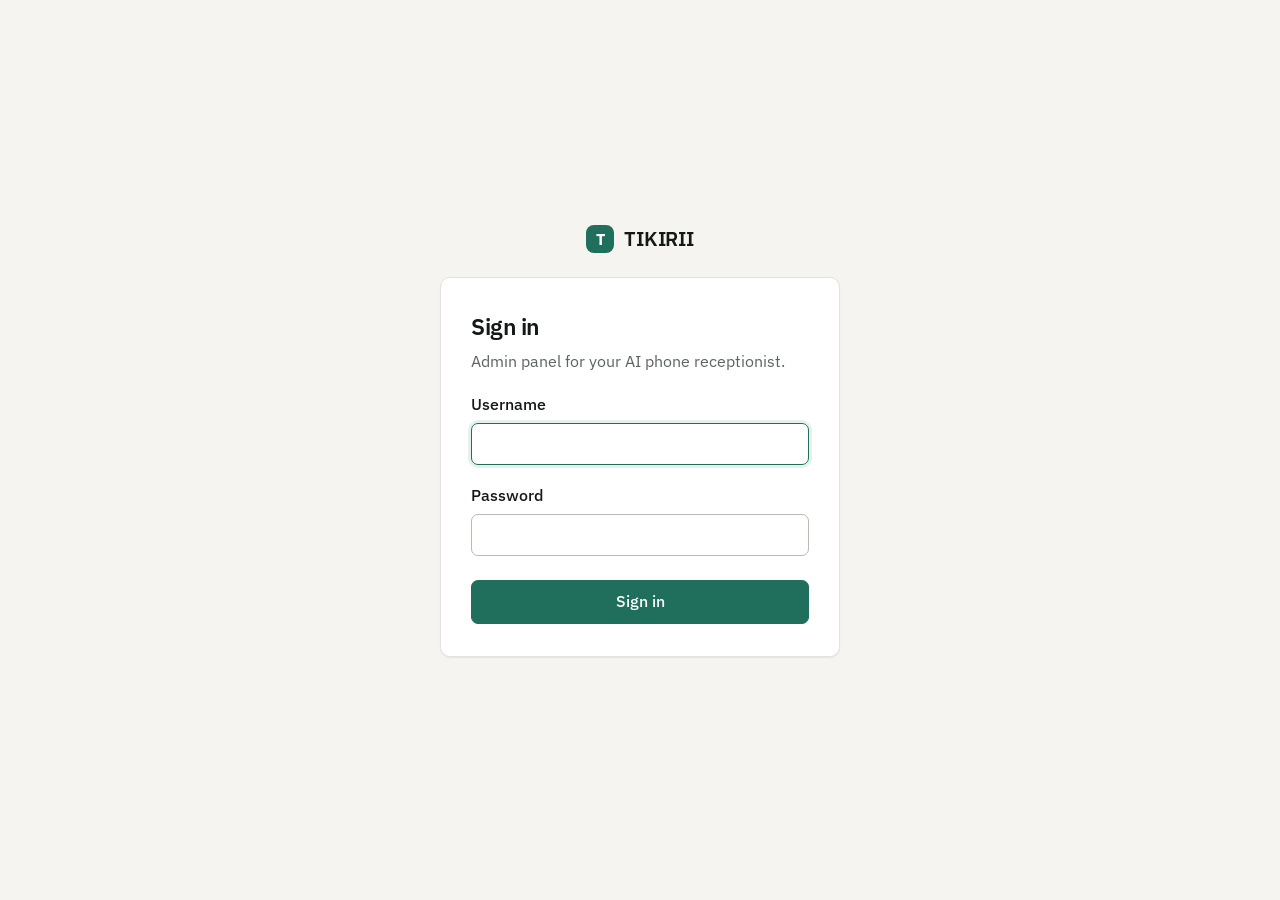
<file: frontend/login.html>
<!doctype html>
<html lang="en">
<head>
  <meta charset="utf-8" />
  <meta name="viewport" content="width=device-width, initial-scale=1" />
  <title>Sign in · TIKIRII</title>
  <link rel="preconnect" href="https://fonts.googleapis.com" />
  <link href="https://fonts.googleapis.com/css2?family=IBM+Plex+Sans:wght@400;500;600;700&display=swap" rel="stylesheet" />
  <link rel="stylesheet" href="css/style.css" />
  <style>
    body { align-items: center; justify-content: center; padding: 24px 16px; }
    .login { width: 100%; max-width: 400px; }
    .login .brand { padding: 0 0 22px; justify-content: center; font-size: 20px; }
    .login .card { padding: 30px 30px 32px; }
    .login h1 { font-size: 23px; margin-bottom: 4px; }
    .login button { width: 100%; height: 44px; margin-top: 24px; }
    .error { color: var(--danger); background: var(--danger-soft); border-radius: var(--radius-sm); padding: 10px 12px; font-size: 15px; margin-top: 18px; }
  </style>
</head>
<body>
  <div class="login">
    <div class="brand"><span class="brand-mark">T</span>TIKIRII</div>
    <div class="card">
      <h1>Sign in</h1>
      <p class="section-note">Admin panel for your AI phone receptionist.</p>
      <form id="login-form">
        <div class="field">
          <label for="username">Username</label>
          <input type="text" id="username" name="username" autocomplete="username" required autofocus />
        </div>
        <div class="field">
          <label for="password">Password</label>
          <input type="password" id="password" name="password" autocomplete="current-password" required />
        </div>
        <div class="error" id="error" hidden></div>
        <button type="submit" class="primary">Sign in</button>
      </form>
    </div>
  </div>
  <script>
    const form = document.getElementById("login-form");
    const errorEl = document.getElementById("error");
    // Only allow same-site paths as the post-login destination.
    const next = new URLSearchParams(location.search).get("next") || "/";
    const dest = next.startsWith("/") && !next.startsWith("//") && !next.startsWith("/login") ? next : "/";

    form.addEventListener("submit", async (e) => {
      e.preventDefault();
      errorEl.hidden = true;
      const button = form.querySelector("button");
      button.disabled = true;
      try {
        const res = await fetch("/api/auth/login", {
          method: "POST",
          headers: { "Content-Type": "application/json" },
          body: JSON.stringify({ username: form.username.value, password: form.password.value }),
        });
        if (res.ok) return location.replace(dest);
        const data = await res.json().catch(() => ({}));
        errorEl.textContent = data.detail || "Could not sign in";
        errorEl.hidden = false;
        form.password.value = "";
        form.password.focus();
      } catch {
        errorEl.textContent = "Could not reach the server";
        errorEl.hidden = false;
      } finally {
        button.disabled = false;
      }
    });
  </script>
</body>
</html>
</file>
<file: frontend/css/style.css>
/* TIKIRII agent admin — light, quiet, paper-like (base from serviceai). */
:root {
  color-scheme: light;
  --bg: #f5f4f0;
  --surface: #ffffff;
  --surface-2: #faf9f6;
  --text: #141816;
  --text-2: #353c38;
  --muted: #5c645f;
  --border: #e4e2dc;
  --border-strong: #bdb9b0;
  --accent: #1f6f5c;        /* deep teal-green */
  --accent-hover: #185a4a;
  --accent-soft: #e6f1ed;
  --danger: #b2382f;
  --danger-soft: #fbeceb;
  --ok: #2c7a4b;
  --ok-soft: #e8f3ec;
  --warn: #8a5a00;
  --warn-soft: #fbf1dc;
  --radius: 10px;
  --radius-sm: 7px;
  --shadow: 0 1px 2px rgba(31, 36, 33, 0.04), 0 1px 1px rgba(31, 36, 33, 0.03);
  --font: "IBM Plex Sans", "Noto Sans Sinhala", "Noto Sans Tamil", -apple-system, "Segoe UI", sans-serif;
}

* { box-sizing: border-box; }
[hidden] { display: none !important; }
html, body { margin: 0; }
body {
  font-family: var(--font);
  background: var(--bg);
  color: var(--text);
  font-size: 16.5px;
  line-height: 1.6;
  display: flex;
  min-height: 100vh;
  -webkit-font-smoothing: antialiased;
}
a { color: var(--accent); }
code { font-size: 14.5px; background: var(--surface-2); border: 1px solid var(--border); padding: 1px 5px; border-radius: 4px; }

/* ---------- Sidebar ---------- */
.sidebar {
  width: 232px;
  flex-shrink: 0;
  background: var(--surface);
  border-right: 1px solid var(--border);
  padding: 24px 14px;
  position: sticky;
  top: 0;
  height: 100vh;
}
.brand {
  display: flex;
  align-items: center;
  gap: 10px;
  font-weight: 600;
  font-size: 18.5px;
  padding: 0 10px 26px;
  letter-spacing: -0.01em;
}
.brand-mark {
  width: 28px; height: 28px;
  border-radius: 8px;
  background: var(--accent);
  color: #fff;
  display: grid; place-items: center;
  font-size: 15.5px; font-weight: 700;
}
.nav-label { font-size: 13px; color: var(--muted); text-transform: uppercase; letter-spacing: 0.08em; padding: 14px 10px 6px; }
.sidebar a {
  display: block;
  color: var(--text-2);
  text-decoration: none;
  padding: 8px 10px;
  border-radius: var(--radius-sm);
  margin-bottom: 1px;
  font-size: 16px;
}
.sidebar a:hover { background: var(--surface-2); color: var(--text); }
.sidebar { display: flex; flex-direction: column; }
.sidebar a.signout { margin-top: auto; color: var(--muted); border-top: 1px solid var(--border); border-radius: 0; padding-top: 14px; }
.sidebar a.active { background: var(--accent-soft); color: var(--accent); font-weight: 600; }

/* ---------- Page ---------- */
main { flex: 1; padding: 36px 48px 80px; min-width: 0; width: 100%; }
h1 { font-size: 28px; font-weight: 600; margin: 0 0 6px; letter-spacing: -0.02em; }
h2 { font-size: 17.5px; font-weight: 600; margin: 0 0 4px; }
.section-note { color: var(--muted); font-size: 15.5px; margin: 0 0 18px; }
.subtitle { color: var(--text-2); margin: 0 0 28px; max-width: 640px; }
.page-head { display: flex; justify-content: space-between; align-items: flex-start; gap: 16px; flex-wrap: wrap; }
.back { display: inline-block; margin-bottom: 14px; text-decoration: none; font-size: 15.5px; }

/* ---------- Cards ---------- */
.card {
  background: var(--surface);
  border: 1px solid var(--border);
  border-radius: var(--radius);
  padding: 24px 26px;
  margin-bottom: 20px;
  box-shadow: var(--shadow);
}
.card > h2 + .field, .card > h2 + form, .card > h2 + .grid { margin-top: 16px; }
.grid { display: grid; gap: 18px 20px; }
.grid-2 { grid-template-columns: repeat(2, minmax(0, 1fr)); }
.grid-3 { grid-template-columns: repeat(3, minmax(0, 1fr)); }
.grid-4 { grid-template-columns: repeat(4, minmax(0, 1fr)); }
.grid-5 { grid-template-columns: repeat(5, minmax(0, 1fr)); }
.grid > .card { margin-bottom: 0; }
.grid + .card, .card + .grid, .grid + .grid { margin-top: 20px; }

.stat { padding: 20px 22px; }
.stat .label { color: var(--muted); font-size: 14.5px; }
.stat .value { font-size: 32px; font-weight: 600; margin-top: 6px; letter-spacing: -0.02em; }

/* ---------- Forms ---------- */
label { display: block; font-weight: 500; margin-bottom: 6px; font-size: 15.5px; color: var(--text); }
.hint { color: var(--muted); font-size: 14.5px; font-weight: 400; }
.field { margin-bottom: 0; }
form > * + *, .card > .field + .field { margin-top: 18px; }
form > .actions, form > button { margin-top: 24px; }
.grid > .field + .field { margin-top: 0; }

input[type="text"], input[type="password"], input[type="tel"], input[type="number"], input[type="time"], input[type="url"],
input[type="datetime-local"], input[type="date"], input[type="email"], select, textarea {
  width: 100%;
  height: 42px;
  padding: 0 12px;
  border: 1px solid var(--border-strong);
  border-radius: var(--radius-sm);
  background: var(--surface);
  color: var(--text);
  font: inherit;
  font-size: 16.5px;
  transition: border-color 0.15s, box-shadow 0.15s;
}
textarea { height: auto; min-height: 84px; padding: 10px 12px; resize: vertical; line-height: 1.5; }
select {
  -webkit-appearance: none;
  appearance: none;
  padding-right: 36px;
  background-image: url("data:image/svg+xml,%3Csvg xmlns='http://www.w3.org/2000/svg' width='12' height='8' viewBox='0 0 12 8'%3E%3Cpath d='M1 1.5l5 5 5-5' fill='none' stroke='%237b837e' stroke-width='1.6' stroke-linecap='round' stroke-linejoin='round'/%3E%3C/svg%3E");
  background-repeat: no-repeat;
  background-position: right 13px center;
  cursor: pointer;
}
input::placeholder, textarea::placeholder { color: #8d938f; }
input:focus, select:focus, textarea:focus {
  outline: none;
  border-color: var(--accent);
  box-shadow: 0 0 0 3px var(--accent-soft);
}
input[type="file"] { font: inherit; font-size: 15.5px; color: var(--text-2); }
input[type="file"]::file-selector-button {
  font: inherit; font-weight: 500; height: 38px; padding: 0 14px; margin-right: 12px;
  border: 1px dashed var(--border-strong); border-radius: var(--radius-sm);
  background: var(--surface-2); color: var(--text); cursor: pointer;
}
input[type="file"]::file-selector-button:hover { border-color: var(--accent); color: var(--accent); }
input[type="checkbox"] { width: 16px; height: 16px; accent-color: var(--accent); margin: 0; }

.checks { display: flex; gap: 10px; flex-wrap: wrap; }
.checks label {
  font-weight: 400;
  display: flex; gap: 8px; align-items: center;
  margin: 0;
  padding: 8px 14px;
  border: 1px solid var(--border-strong);
  border-radius: 999px;
  cursor: pointer;
  background: var(--surface);
}
.checks label:has(input:checked) { border-color: var(--accent); background: var(--accent-soft); color: var(--accent); }

/* ---------- Buttons ---------- */
button, .btn {
  display: inline-flex;
  align-items: center;
  justify-content: center;
  gap: 6px;
  height: 38px;
  padding: 0 16px;
  border-radius: var(--radius-sm);
  border: 1px solid var(--border-strong);
  background: var(--surface);
  color: var(--text);
  font: inherit;
  font-size: 15.5px;
  font-weight: 500;
  cursor: pointer;
  text-decoration: none;
  white-space: nowrap;
  transition: background 0.15s, border-color 0.15s;
}
button:hover, .btn:hover { background: var(--surface-2); border-color: var(--muted); }
button.primary { background: var(--accent); border-color: var(--accent); color: #fff; }
button.primary:hover { background: var(--accent-hover); border-color: var(--accent-hover); }
button.danger { color: var(--danger); }
button.danger:hover { background: var(--danger-soft); border-color: var(--danger); }
button.big { height: 46px; padding: 0 24px; font-size: 16.5px; }
button.small, .btn.small { height: 32px; padding: 0 11px; font-size: 14.5px; }
button:disabled { opacity: 0.45; cursor: not-allowed; }
.actions { display: flex; gap: 8px; flex-wrap: wrap; align-items: center; }

/* Sticky save bar for long forms */
.savebar {
  position: sticky;
  bottom: 16px;
  display: flex; justify-content: flex-end; gap: 10px; align-items: center;
  background: var(--surface);
  border: 1px solid var(--border);
  border-radius: var(--radius);
  padding: 12px 16px;
  box-shadow: 0 6px 24px rgba(31, 36, 33, 0.08);
}
.savebar .hint { margin-right: auto; }

/* ---------- Tabs ---------- */
.tabs { display: inline-flex; gap: 2px; background: var(--surface-2); border: 1px solid var(--border); border-radius: var(--radius-sm); padding: 3px; margin-bottom: 14px; }
.tabs button { height: 32px; border: none; background: none; color: var(--text-2); padding: 0 14px; border-radius: 5px; }
.tabs button:hover { background: none; color: var(--text); }
.tabs button.active { background: var(--surface); color: var(--text); box-shadow: var(--shadow), 0 0 0 1px var(--border); font-weight: 600; }

/* ---------- Tables ---------- */
.table-wrap { overflow-x: auto; margin: 0 -26px; padding: 0 26px; }
table { width: 100%; border-collapse: collapse; font-size: 15.5px; }
th, td { text-align: left; padding: 12px 12px; border-bottom: 1px solid var(--border); vertical-align: top; }
th:first-child, td:first-child { padding-left: 0; }
th:last-child, td:last-child { padding-right: 0; }
th { font-size: 14px; color: var(--muted); font-weight: 500; }
tbody tr:last-child td { border-bottom: none; }
tr.error td { background: var(--danger-soft); }
td .hint { font-size: 14px; }
.empty { color: var(--muted); text-align: center; padding: 32px 12px !important; }

/* ---------- Badges ---------- */
.badge { display: inline-block; padding: 2px 9px; border-radius: 999px; font-size: 14px; font-weight: 500; background: var(--surface-2); color: var(--text-2); border: 1px solid var(--border); white-space: nowrap; }
.badge.completed, .badge.positive { background: var(--ok-soft); color: var(--ok); border-color: transparent; }
.badge.failed, .badge.opted_out, .badge.negative { background: var(--danger-soft); color: var(--danger); border-color: transparent; }
.badge.no_answer, .badge.callback, .badge.neutral { background: var(--warn-soft); color: var(--warn); border-color: transparent; }
.badge.scheduled, .badge.dialing, .badge.in_progress { background: var(--accent-soft); color: var(--accent); border-color: transparent; }

/* ---------- Dashboard bars ---------- */
.bar-row { display: grid; grid-template-columns: 84px 1fr 32px; gap: 12px; align-items: center; margin-bottom: 10px; font-size: 15.5px; }
.bar-row span:last-child { text-align: right; color: var(--muted); }
.bar { height: 8px; background: var(--surface-2); border: 1px solid var(--border); border-radius: 4px; overflow: hidden; }
.bar > div { height: 100%; background: var(--accent); }

/* ---------- Questions ---------- */
.q-item { display: grid; grid-template-columns: 30px 1fr auto; gap: 14px; align-items: start; padding: 16px 0; border-bottom: 1px solid var(--border); }
.q-item:first-child { padding-top: 4px; }
.q-item:last-child { border-bottom: none; padding-bottom: 0; }
.q-num { width: 26px; height: 26px; border-radius: 50%; background: var(--surface-2); border: 1px solid var(--border); display: grid; place-items: center; font-size: 14.5px; color: var(--text-2); }
.q-text strong { font-weight: 500; }
.q-text small { display: block; color: var(--text-2); margin-top: 3px; font-size: 15.5px; }

/* ---------- Transcript ---------- */
.transcript { display: flex; flex-direction: column; gap: 12px; max-height: 520px; overflow-y: auto; }
.msg { max-width: 82%; padding: 10px 14px; border-radius: 14px; font-size: 16.5px; }
.msg .who { font-size: 13.5px; color: var(--muted); margin-bottom: 2px; }
.msg .asr { font-size: 13.5px; color: var(--muted); margin-top: 4px; }
.transcript.full { max-height: none; }
.msg.agent { background: var(--accent-soft); align-self: flex-start; border-bottom-left-radius: 4px; }
.msg.customer { background: var(--surface-2); border: 1px solid var(--border); align-self: flex-end; border-bottom-right-radius: 4px; }
.msg.system { align-self: center; background: none; color: var(--muted); font-size: 14.5px; padding: 0; }

/* ---------- Test call ---------- */
.call-status { display: flex; align-items: center; gap: 10px; font-weight: 500; }
.dot { width: 10px; height: 10px; border-radius: 50%; background: var(--border-strong); }
.dot.live { background: var(--ok); box-shadow: 0 0 0 4px var(--ok-soft); animation: pulse 1.6s infinite; }
@keyframes pulse { 50% { opacity: 0.45; } }

pre.prompt { white-space: pre-wrap; background: var(--surface-2); padding: 16px; border-radius: var(--radius-sm); border: 1px solid var(--border); max-height: 440px; overflow: auto; font-size: 14.5px; line-height: 1.6; margin: 14px 0 0; }

.toast { position: fixed; bottom: 24px; left: 50%; transform: translate(-50%, 8px); background: var(--text); color: #fff; padding: 11px 18px; border-radius: var(--radius-sm); opacity: 0; transition: opacity 0.2s, transform 0.2s; pointer-events: none; z-index: 10; font-size: 15.5px; }
.toast.show { opacity: 1; transform: translate(-50%, 0); }
.toast.err { background: var(--danger); }

@media (max-width: 860px) {
  body { flex-direction: column; }
  .sidebar { width: 100%; height: auto; position: static; display: flex; flex-direction: row; flex-wrap: wrap; gap: 4px; padding: 14px 16px; border-right: none; border-bottom: 1px solid var(--border); }
  .brand { width: 100%; padding-bottom: 10px; }
  .nav-label { display: none; }
  main { padding: 24px 16px 60px; }
  .grid-2, .grid-3, .grid-4, .grid-5 { grid-template-columns: 1fr; }
  .card { padding: 20px 18px; }
  .table-wrap { margin: 0 -18px; padding: 0 18px; }
  .msg { max-width: 92%; }
}

/* ---------- additions ---------- */
.card > .grid + .field, .card > .field + .grid, .card > .grid + .grid { margin-top: 18px; }
.field > .grid { margin-top: 4px; }
.nav-count { display: inline-block; min-width: 20px; padding: 0 6px; margin-left: 6px; border-radius: 999px; background: var(--danger); color: #fff; font-size: 12.5px; font-weight: 600; line-height: 20px; text-align: center; }
.badge.new { background: var(--danger-soft); color: var(--danger); border-color: transparent; }
.badge.handled { background: var(--ok-soft); color: var(--ok); border-color: transparent; }
.badge.pending { background: var(--warn-soft); color: var(--warn); border-color: transparent; }
.badge.confirmed { background: var(--ok-soft); color: var(--ok); border-color: transparent; }
.badge.cancelled { background: var(--surface-2); color: var(--muted); }
.badge.interrupted { background: var(--warn-soft); color: var(--warn); border-color: transparent; }
.badge.inactive { background: var(--surface-2); color: var(--muted); }

.status-pill { display: inline-flex; align-items: center; gap: 8px; padding: 4px 12px; border-radius: 999px; font-weight: 600; font-size: 15px; }
.status-pill::before { content: ""; width: 9px; height: 9px; border-radius: 50%; background: currentColor; }
.status-pill.open { background: var(--ok-soft); color: var(--ok); }
.status-pill.closed { background: var(--danger-soft); color: var(--danger); }
.status-line { display: flex; flex-wrap: wrap; gap: 12px; align-items: center; }

/* Weekly hours editor */
.day-row { display: grid; grid-template-columns: 120px 100px 1fr; gap: 14px; align-items: start; padding: 14px 0; border-bottom: 1px solid var(--border); }
.day-row:last-child { border-bottom: none; }
.day-row .day-name { font-weight: 600; padding-top: 8px; }
.day-row .toggle { padding-top: 9px; display: flex; gap: 8px; align-items: center; font-weight: 400; margin: 0; }
.intervals { display: flex; flex-direction: column; gap: 8px; }
.interval { display: flex; gap: 8px; align-items: center; flex-wrap: wrap; }
.interval input[type="time"] { width: 140px; }
.interval .overnight { color: var(--warn); font-size: 14px; }
.closed-label { color: var(--muted); padding-top: 8px; }

/* Lists with reorder controls */
.item-row { display: grid; grid-template-columns: 34px 1fr auto; gap: 14px; align-items: start; padding: 14px 0; border-bottom: 1px solid var(--border); }
.item-row:last-child { border-bottom: none; }
.item-row.inactive .item-main { opacity: 0.55; }
.item-main strong { font-weight: 600; }
.item-main .sub { color: var(--text-2); font-size: 15px; margin-top: 2px; }
.item-main .meta { color: var(--muted); font-size: 14px; margin-top: 4px; display: flex; gap: 12px; flex-wrap: wrap; }
.order-btns { display: flex; flex-direction: column; gap: 2px; }
.order-btns button { height: 22px; width: 30px; padding: 0; font-size: 12px; }

/* Dialogs */
dialog { border: 1px solid var(--border); border-radius: var(--radius); padding: 0; width: min(560px, calc(100vw - 32px)); box-shadow: 0 20px 60px rgba(20, 24, 22, 0.18); color: var(--text); background: var(--surface); }
dialog::backdrop { background: rgba(20, 24, 22, 0.35); }
dialog form { padding: 24px 26px; }
dialog h2 { margin-bottom: 14px; }
dialog .actions { justify-content: flex-end; margin-top: 22px; }
.radio-row { display: flex; gap: 18px; flex-wrap: wrap; }
.radio-row label { display: flex; gap: 8px; align-items: center; font-weight: 400; margin: 0; }

/* Messages */
.msg-card { padding: 16px 0; border-bottom: 1px solid var(--border); display: grid; grid-template-columns: 1fr auto; gap: 12px; }
.msg-card:last-child { border-bottom: none; }
.msg-card .who { font-weight: 600; }
.msg-card .body { margin: 6px 0; white-space: pre-wrap; }
.msg-card .meta { color: var(--muted); font-size: 14px; display: flex; gap: 14px; flex-wrap: wrap; }
.msg-card .note { background: var(--surface-2); border: 1px solid var(--border); border-radius: var(--radius-sm); padding: 6px 10px; font-size: 14.5px; margin-top: 6px; }

/* Transcript roles */
.msg.caller { background: var(--surface-2); border: 1px solid var(--border); align-self: flex-end; border-bottom-right-radius: 4px; }
.msg.tool { align-self: center; background: none; color: var(--muted); font-size: 14.5px; padding: 0; text-align: center; }
.msg.partial { opacity: 0.6; }
.msg .cut { font-size: 13px; color: var(--warn); margin-left: 6px; }

.kv { display: grid; grid-template-columns: 150px 1fr; gap: 8px 16px; font-size: 15.5px; }
.kv dt { color: var(--muted); }
.kv dd { margin: 0; }
.pager { display: flex; gap: 8px; align-items: center; justify-content: flex-end; margin-top: 14px; }
.check-result { margin-top: 12px; padding: 12px 14px; border-radius: var(--radius-sm); background: var(--surface-2); border: 1px solid var(--border); }
.warn-box { background: var(--warn-soft); color: var(--warn); border-radius: var(--radius-sm); padding: 10px 14px; margin-bottom: 18px; }
.row-click { cursor: pointer; }
.row-click:hover td { background: var(--surface-2); }
tr.past td { color: var(--muted); }

@media (max-width: 860px) {
  .day-row { grid-template-columns: 1fr; gap: 6px; }
  .day-row .day-name, .day-row .toggle, .closed-label { padding-top: 0; }
  .kv { grid-template-columns: 1fr; }
}

/* ---------- additions ---------- */
.prompt-preview { background: var(--surface-2); border: 1px solid var(--border); border-radius: var(--radius-sm); padding: 14px; margin-top: 12px; max-height: 560px; overflow: auto; white-space: pre-wrap; font-size: 14px; line-height: 1.55; }
.audio-row { display: flex; align-items: center; gap: 10px; flex-wrap: wrap; margin-bottom: 8px; }
.audio-row audio { height: 36px; }
</file>
